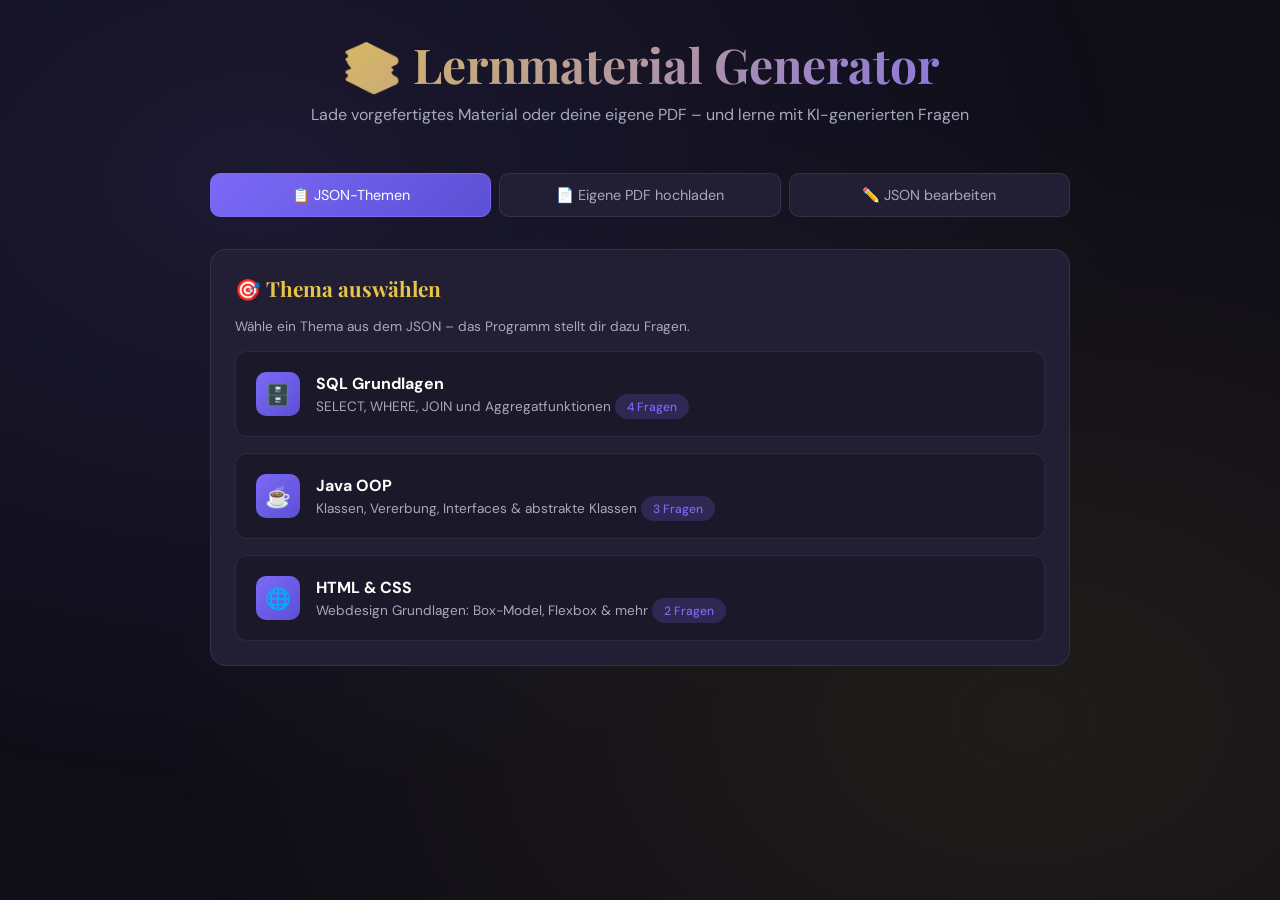
<file: lernkarten.neu/index.html>
<!DOCTYPE html>
<html lang="de">
<head>
<meta charset="UTF-8">
<meta name="viewport" content="width=device-width, initial-scale=1.0">
<title>Lernmaterial Generator</title>
<style>
  /* ── Schriftarten von Google Fonts ── */
  @import url('https://fonts.googleapis.com/css2?family=Playfair+Display:wght@700&family=DM+Sans:wght@300;400;500&display=swap');

  /* ── CSS-Variablen: Farben zentral definiert ── */
  :root {
    --bg: #0f0e17;
    --surface: #1a1829;
    --card: #221f35;
    --accent: #e8c547;
    --accent2: #7c6af7;
    --text: #fffffe;
    --muted: #a7a9be;
    --border: rgba(255,255,255,0.08);
    --success: #4caf81;
    --danger: #e06c75;
  }

  * { box-sizing: border-box; margin: 0; padding: 0; }

  body {
    font-family: 'DM Sans', sans-serif;
    background: var(--bg);
    color: var(--text);
    min-height: 100vh;
    padding: 2rem 1rem;
  }

  /* ── Hintergrund-Deko ── */
  body::before {
    content: '';
    position: fixed; inset: 0;
    background: radial-gradient(ellipse at 20% 20%, rgba(124,106,247,0.12) 0%, transparent 60%),
                radial-gradient(ellipse at 80% 80%, rgba(232,197,71,0.08) 0%, transparent 60%);
    pointer-events: none; z-index: 0;
  }

  .container { max-width: 860px; margin: 0 auto; position: relative; z-index: 1; }

  /* ── Header ── */
  header { text-align: center; margin-bottom: 3rem; }
  header h1 {
    font-family: 'Playfair Display', serif;
    font-size: clamp(2rem, 5vw, 3rem);
    background: linear-gradient(135deg, var(--accent), var(--accent2));
    -webkit-background-clip: text; -webkit-text-fill-color: transparent;
    margin-bottom: 0.5rem;
  }
  header p { color: var(--muted); font-size: 1rem; }

  /* ── Tabs ── */
  .tabs { display: flex; gap: 0.5rem; margin-bottom: 2rem; }
  .tab-btn {
    flex: 1; padding: 0.75rem 1rem;
    background: var(--card); border: 1px solid var(--border);
    color: var(--muted); border-radius: 10px; cursor: pointer;
    font-family: 'DM Sans', sans-serif; font-size: 0.9rem;
    transition: all 0.2s;
  }
  .tab-btn.active {
    background: linear-gradient(135deg, var(--accent2), #5b4fd4);
    border-color: var(--accent2); color: #fff;
  }
  .tab-btn:hover:not(.active) { border-color: var(--accent2); color: var(--text); }

  /* ── Tab-Inhalte ── */
  .tab-content { display: none; }
  .tab-content.active { display: block; }

  /* ── Karten ── */
  .card {
    background: var(--card); border: 1px solid var(--border);
    border-radius: 16px; padding: 1.5rem; margin-bottom: 1.5rem;
  }
  .card h2 {
    font-family: 'Playfair Display', serif;
    font-size: 1.3rem; color: var(--accent); margin-bottom: 1rem;
  }

  /* ── JSON-Editor ── */
  textarea {
    width: 100%; min-height: 200px;
    background: var(--surface); border: 1px solid var(--border);
    color: var(--text); border-radius: 10px; padding: 1rem;
    font-family: 'Courier New', monospace; font-size: 0.85rem;
    resize: vertical; outline: none; line-height: 1.6;
    transition: border-color 0.2s;
  }
  textarea:focus { border-color: var(--accent2); }

  /* ── Buttons ── */
  .btn {
    display: inline-flex; align-items: center; gap: 0.5rem;
    padding: 0.75rem 1.5rem; border-radius: 10px; border: none;
    font-family: 'DM Sans', sans-serif; font-size: 0.95rem;
    font-weight: 500; cursor: pointer; transition: all 0.2s;
  }
  .btn-primary {
    background: linear-gradient(135deg, var(--accent2), #5b4fd4); color: #fff;
  }
  .btn-primary:hover { opacity: 0.85; transform: translateY(-1px); }
  .btn-accent {
    background: linear-gradient(135deg, var(--accent), #d4a017); color: #1a1510;
  }
  .btn-accent:hover { opacity: 0.85; transform: translateY(-1px); }
  .btn:disabled { opacity: 0.4; cursor: not-allowed; transform: none; }

  /* ── Upload-Bereich ── */
  .upload-zone {
    border: 2px dashed var(--accent2); border-radius: 12px;
    padding: 2.5rem; text-align: center; cursor: pointer;
    transition: all 0.2s; position: relative; overflow: hidden;
  }
  .upload-zone:hover, .upload-zone.dragover {
    background: rgba(124,106,247,0.08); border-color: var(--accent);
  }
  .upload-zone input[type=file] {
    position: absolute; inset: 0; opacity: 0; cursor: pointer;
    width: 100%; height: 100%;
  }
  .upload-icon { font-size: 2.5rem; margin-bottom: 0.75rem; }
  .upload-zone p { color: var(--muted); font-size: 0.9rem; }
  .upload-zone strong { color: var(--accent2); }

  /* ── Themen-Karten (aus JSON) ── */
  .topics-grid { display: grid; gap: 1rem; }
  .topic-item {
    background: var(--surface); border: 1px solid var(--border);
    border-radius: 12px; padding: 1.25rem; cursor: pointer;
    transition: all 0.2s; display: flex; align-items: center; gap: 1rem;
  }
  .topic-item:hover { border-color: var(--accent2); transform: translateX(4px); }
  .topic-item.selected { border-color: var(--accent); background: rgba(232,197,71,0.08); }
  .topic-icon {
    width: 44px; height: 44px; border-radius: 10px;
    background: linear-gradient(135deg, var(--accent2), #5b4fd4);
    display: flex; align-items: center; justify-content: center;
    font-size: 1.3rem; flex-shrink: 0;
  }
  .topic-info h3 { font-size: 1rem; margin-bottom: 0.2rem; }
  .topic-info p { color: var(--muted); font-size: 0.85rem; }

  /* ── Fragen-Bereich ── */
  .question-block {
    background: var(--surface); border: 1px solid var(--border);
    border-radius: 12px; padding: 1.5rem; margin-bottom: 1rem;
    animation: fadeIn 0.3s ease;
  }
  @keyframes fadeIn { from { opacity:0; transform: translateY(8px); } to { opacity:1; transform:none; } }

  .question-number {
    font-size: 0.75rem; font-weight: 500; color: var(--accent2);
    text-transform: uppercase; letter-spacing: 0.1em; margin-bottom: 0.5rem;
  }
  .question-text { font-size: 1rem; margin-bottom: 1rem; line-height: 1.6; }

  /* ── Antwortoptionen ── */
  .options { display: grid; gap: 0.5rem; }
  .option-btn {
    text-align: left; padding: 0.75rem 1rem;
    background: var(--bg); border: 1px solid var(--border);
    color: var(--text); border-radius: 8px; cursor: pointer;
    font-family: 'DM Sans', sans-serif; font-size: 0.9rem;
    transition: all 0.15s;
  }
  .option-btn:hover { border-color: var(--accent2); background: rgba(124,106,247,0.1); }
  .option-btn.correct { border-color: var(--success); background: rgba(76,175,129,0.15); color: var(--success); }
  .option-btn.wrong { border-color: var(--danger); background: rgba(224,108,117,0.15); color: var(--danger); }
  .option-btn:disabled { cursor: default; }

  /* ── Erklärung nach Antwort ── */
  .explanation {
    margin-top: 1rem; padding: 0.75rem 1rem;
    background: rgba(232,197,71,0.08); border-left: 3px solid var(--accent);
    border-radius: 0 8px 8px 0; color: var(--muted); font-size: 0.9rem;
    display: none;
  }
  .explanation.show { display: block; }

  /* ── Ladeanimation ── */
  .loader {
    display: flex; align-items: center; gap: 1rem;
    padding: 1.5rem; color: var(--muted);
  }
  .spinner {
    width: 28px; height: 28px; border-radius: 50%;
    border: 3px solid var(--border); border-top-color: var(--accent2);
    animation: spin 0.8s linear infinite;
  }
  @keyframes spin { to { transform: rotate(360deg); } }

  /* ── Score-Anzeige ── */
  .score-banner {
    text-align: center; padding: 2rem;
    background: linear-gradient(135deg, rgba(124,106,247,0.2), rgba(232,197,71,0.1));
    border: 1px solid var(--accent2); border-radius: 16px; margin-top: 1.5rem;
  }
  .score-banner h2 { font-family: 'Playfair Display', serif; font-size: 2rem; color: var(--accent); }
  .score-banner p { color: var(--muted); margin-top: 0.5rem; }

  /* ── Hilfstexte / Fehler ── */
  .hint { color: var(--muted); font-size: 0.85rem; margin-top: 0.5rem; }
  .error { color: var(--danger); font-size: 0.9rem; margin-top: 0.5rem; padding: 0.75rem; background: rgba(224,108,117,0.1); border-radius: 8px; }

  /* ── Progress Bar ── */
  .progress-bar {
    height: 4px; background: var(--border); border-radius: 2px; margin-bottom: 1.5rem;
  }
  .progress-fill {
    height: 100%; background: linear-gradient(90deg, var(--accent2), var(--accent));
    border-radius: 2px; transition: width 0.4s ease;
  }

  .row { display: flex; gap: 0.75rem; flex-wrap: wrap; align-items: center; }
  .badge {
    padding: 0.3rem 0.75rem; border-radius: 20px; font-size: 0.75rem; font-weight: 500;
    background: rgba(124,106,247,0.2); color: var(--accent2);
  }

  #pdf-status { margin-top: 1rem; }
  #quiz-section { margin-top: 1.5rem; }
</style>
</head>
<body>
<div class="container">

  <!-- ═══════════════════════════════════
       HEADER
  ═══════════════════════════════════ -->
  <header>
    <h1>📚 Lernmaterial Generator</h1>
    <p>Lade vorgefertigtes Material oder deine eigene PDF – und lerne mit KI-generierten Fragen</p>
  </header>

  <!-- ═══════════════════════════════════
       TABS: JSON-Themen | PDF Upload
  ═══════════════════════════════════ -->
  <div class="tabs">
    <button class="tab-btn active" onclick="switchTab('json')">📋 JSON-Themen</button>
    <button class="tab-btn" onclick="switchTab('pdf')">📄 Eigene PDF hochladen</button>
    <button class="tab-btn" onclick="switchTab('editor')">✏️ JSON bearbeiten</button>
  </div>

  <!-- ══════════════════════════════════════════
       TAB 1: Vorgefertigte JSON-Themen
  ══════════════════════════════════════════ -->
  <div id="tab-json" class="tab-content active">
    <div class="card">
      <h2>🎯 Thema auswählen</h2>
      <p class="hint" style="margin-bottom:1rem;">Wähle ein Thema aus dem JSON – das Programm stellt dir dazu Fragen.</p>
      <div class="topics-grid" id="topics-list">
        <!-- Wird per JavaScript befüllt -->
      </div>
    </div>

    <div id="json-quiz-section"></div>
  </div>

  <!-- ══════════════════════════════════════════
       TAB 2: PDF hochladen → KI generiert Fragen
  ══════════════════════════════════════════ -->
  <div id="tab-pdf" class="tab-content">
    <div class="card">
      <h2>📄 PDF hochladen</h2>
      <p class="hint" style="margin-bottom:1rem;">
        Lade eine beliebige PDF hoch (z.B. Mitschrift, Skriptum). Die KI liest den Inhalt
        und erstellt automatisch Lernfragen daraus.
      </p>

      <div class="upload-zone" id="upload-zone">
        <input type="file" id="pdf-input" accept=".pdf" onchange="handlePdfUpload(event)">
        <div class="upload-icon">📂</div>
        <p><strong>PDF hier ablegen</strong> oder klicken zum Auswählen</p>
        <p style="margin-top:0.3rem; font-size:0.8rem;">Nur .pdf Dateien • Max. ~10 Seiten empfohlen</p>
      </div>

      <div id="pdf-status"></div>
    </div>

    <div id="pdf-quiz-section"></div>
  </div>

  <!-- ══════════════════════════════════════════
       TAB 3: JSON selbst bearbeiten
  ══════════════════════════════════════════ -->
  <div id="tab-editor" class="tab-content">
    <div class="card">
      <h2>✏️ JSON-Lernmaterial bearbeiten</h2>
      <p class="hint" style="margin-bottom:1rem;">
        Hier kannst du das Lernmaterial direkt anpassen. Das Format:<br>
        <code style="color:var(--accent2)">topics</code> = Liste von Themen,
        jedes mit <code style="color:var(--accent2)">title</code>,
        <code style="color:var(--accent2)">icon</code>,
        <code style="color:var(--accent2)">description</code> und
        <code style="color:var(--accent2)">questions</code>.
      </p>
      <textarea id="json-editor" spellcheck="false"></textarea>
      <div style="margin-top:1rem;" class="row">
        <button class="btn btn-primary" onclick="applyJsonEdit()">✅ Änderungen übernehmen</button>
        <button class="btn btn-accent" onclick="resetJson()">🔄 Zurücksetzen</button>
        <span id="json-status" class="hint"></span>
      </div>
    </div>

    <!-- ══ JSON-Struktur Erklärung ══ -->
    <div class="card">
      <h2>📖 JSON-Struktur erklärt</h2>
      <pre style="background:var(--surface);padding:1rem;border-radius:8px;font-size:0.82rem;color:var(--muted);overflow-x:auto;line-height:1.7">{
  "topics": [
    {
      "title": "🔥 Name des Themas",        // Anzeigename
      "icon": "💡",                          // Emoji-Icon
      "description": "Kurze Beschreibung",  // Kleiner Infotext
      "questions": [
        {
          "question": "Frage?",             // Die Frage
          "options": ["A", "B", "C", "D"],  // 4 Antwortmöglichkeiten
          "correct": 0,                     // Index der richtigen Antwort (0=A)
          "explanation": "Warum A richtig"  // Erklärung nach der Antwort
        }
      ]
    }
  ]
}</pre>
    </div>
  </div>

</div><!-- /container -->

<script>
// ════════════════════════════════════════════════════════════
//  STANDARD-LERNMATERIAL (JSON)
//  Du kannst dieses Objekt beliebig erweitern!
// ════════════════════════════════════════════════════════════
const DEFAULT_DATA = {
  "topics": [
    {
      "title": "SQL Grundlagen",
      "icon": "🗄️",
      "description": "SELECT, WHERE, JOIN und Aggregatfunktionen",
      "questions": [
        {
          "question": "Was macht die SQL-Klausel GROUP BY?",
          "options": [
            "Sortiert die Ergebnisse alphabetisch",
            "Fasst Zeilen mit gleichem Wert einer Spalte zusammen",
            "Verknüpft zwei Tabellen miteinander",
            "Löscht doppelte Zeilen"
          ],
          "correct": 1,
          "explanation": "GROUP BY gruppiert Zeilen mit dem gleichen Wert in einer oder mehreren Spalten, damit Aggregatfunktionen wie COUNT() oder SUM() auf die Gruppen angewendet werden können."
        },
        {
          "question": "Welche Aggregatfunktion gibt die Anzahl der Zeilen zurück?",
          "options": ["SUM()", "AVG()", "COUNT()", "MAX()"],
          "correct": 2,
          "explanation": "COUNT() zählt die Anzahl der Zeilen. COUNT(*) zählt alle Zeilen, COUNT(spalte) ignoriert NULL-Werte."
        },
        {
          "question": "Was ist der Unterschied zwischen WHERE und HAVING?",
          "options": [
            "Kein Unterschied, beide machen dasselbe",
            "WHERE filtert vor GROUP BY, HAVING filtert danach",
            "HAVING filtert vor GROUP BY, WHERE danach",
            "WHERE gilt nur für Strings, HAVING für Zahlen"
          ],
          "correct": 1,
          "explanation": "WHERE filtert einzelne Zeilen BEVOR sie gruppiert werden. HAVING filtert bereits gruppierte Ergebnisse – deshalb kann man in HAVING Aggregatfunktionen verwenden."
        },
        {
          "question": "Welcher JOIN gibt nur Zeilen zurück, die in BEIDEN Tabellen einen Treffer haben?",
          "options": ["LEFT JOIN", "RIGHT JOIN", "FULL OUTER JOIN", "INNER JOIN"],
          "correct": 3,
          "explanation": "INNER JOIN gibt nur die Schnittmenge zurück – Zeilen, für die es in beiden Tabellen einen passenden Eintrag gibt."
        }
      ]
    },
    {
      "title": "Java OOP",
      "icon": "☕",
      "description": "Klassen, Vererbung, Interfaces & abstrakte Klassen",
      "questions": [
        {
          "question": "Was ist der Unterschied zwischen einer abstrakten Klasse und einem Interface?",
          "options": [
            "Kein Unterschied, beides ist gleich",
            "Abstrakte Klassen können Konstruktoren und Felder haben, Interfaces (vor Java 8) nur abstrakte Methoden",
            "Interfaces können nie implementiert werden",
            "Abstrakte Klassen werden mit 'interface' deklariert"
          ],
          "correct": 1,
          "explanation": "Abstrakte Klassen können Felder, Konstruktoren und implementierte Methoden enthalten. Interfaces definieren einen Vertrag (Methoden ohne Körper). Eine Klasse kann mehrere Interfaces implementieren, aber nur eine Klasse erben."
        },
        {
          "question": "Was passiert, wenn man versucht, ein Objekt einer abstrakten Klasse direkt zu erstellen?",
          "options": [
            "Es funktioniert normal",
            "Es wird eine Warnung ausgegeben",
            "Der Compiler gibt einen Fehler aus",
            "Das Objekt wird als null erstellt"
          ],
          "correct": 2,
          "explanation": "Abstrakte Klassen können nicht direkt instanziiert werden. Man muss eine Unterklasse erstellen, die alle abstrakten Methoden implementiert."
        },
        {
          "question": "Was bedeutet das Schlüsselwort 'super' in Java?",
          "options": [
            "Bezieht sich auf die aktuelle Klasse",
            "Ruft eine statische Methode auf",
            "Bezieht sich auf die Elternklasse (Superklasse)",
            "Markiert eine finale Methode"
          ],
          "correct": 2,
          "explanation": "'super' verweist auf die direkte Elternklasse. super() ruft den Eltern-Konstruktor auf, super.methode() ruft eine überschriebene Methode der Elternklasse auf."
        }
      ]
    },
    {
      "title": "HTML & CSS",
      "icon": "🌐",
      "description": "Webdesign Grundlagen: Box-Model, Flexbox & mehr",
      "questions": [
        {
          "question": "Was beschreibt das CSS Box-Model?",
          "options": [
            "Ein 3D-Modell für Webseiten",
            "Content, Padding, Border und Margin um jedes Element",
            "Die Art, wie Farben im Browser angezeigt werden",
            "Die Reihenfolge von HTML-Tags"
          ],
          "correct": 1,
          "explanation": "Das Box-Model beschreibt den Aufbau um jedes HTML-Element: Content (Inhalt) → Padding (Innenabstand) → Border (Rahmen) → Margin (Außenabstand)."
        },
        {
          "question": "Welche Flexbox-Eigenschaft richtet Elemente entlang der Hauptachse aus?",
          "options": ["align-items", "justify-content", "flex-wrap", "align-self"],
          "correct": 1,
          "explanation": "justify-content steuert die Ausrichtung entlang der Hauptachse (horizontal bei flex-direction: row). align-items steuert die Querachse."
        }
      ]
    }
  ]
};

// ════════════════════════════════════════════════════════════
//  GLOBALE VARIABLEN
// ════════════════════════════════════════════════════════════
let currentData = JSON.parse(JSON.stringify(DEFAULT_DATA)); // Deep Copy
let currentAnswers = {};   // Speichert gewählte Antworten

// ════════════════════════════════════════════════════════════
//  INITIALISIERUNG: Beim Laden der Seite
// ════════════════════════════════════════════════════════════
window.addEventListener('DOMContentLoaded', () => {
  renderTopics();
  document.getElementById('json-editor').value = JSON.stringify(currentData, null, 2);
  setupDragDrop();
});

// ════════════════════════════════════════════════════════════
//  TAB WECHSELN
// ════════════════════════════════════════════════════════════
function switchTab(name) {
  document.querySelectorAll('.tab-btn').forEach((b, i) => {
    b.classList.toggle('active', ['json','pdf','editor'][i] === name);
  });
  document.querySelectorAll('.tab-content').forEach(c => c.classList.remove('active'));
  document.getElementById('tab-' + name).classList.add('active');
}

// ════════════════════════════════════════════════════════════
//  THEMEN-LISTE RENDERN (aus currentData.topics)
// ════════════════════════════════════════════════════════════
function renderTopics() {
  const list = document.getElementById('topics-list');
  list.innerHTML = '';

  currentData.topics.forEach((topic, idx) => {
    const div = document.createElement('div');
    div.className = 'topic-item';
    div.innerHTML = `
      <div class="topic-icon">${topic.icon || '📌'}</div>
      <div class="topic-info">
        <h3>${topic.title}</h3>
        <p>${topic.description || ''} <span class="badge">${topic.questions.length} Fragen</span></p>
      </div>
    `;
    div.onclick = () => startJsonQuiz(idx);
    list.appendChild(div);
  });
}

// ════════════════════════════════════════════════════════════
//  JSON-QUIZ STARTEN
// ════════════════════════════════════════════════════════════
function startJsonQuiz(topicIdx) {
  // Selektiertes Thema hervorheben
  document.querySelectorAll('.topic-item').forEach((el, i) => {
    el.classList.toggle('selected', i === topicIdx);
  });

  const topic = currentData.topics[topicIdx];
  currentAnswers = {};
  renderQuiz(topic.questions, 'json-quiz-section');
}

// ════════════════════════════════════════════════════════════
//  QUIZ RENDERN (sowohl für JSON als auch PDF)
//  questions = Array von { question, options, correct, explanation }
//  containerId = ID des Ziel-Elements
// ════════════════════════════════════════════════════════════
function renderQuiz(questions, containerId) {
  const container = document.getElementById(containerId);
  let html = `
    <div class="progress-bar"><div class="progress-fill" id="progress-${containerId}" style="width:0%"></div></div>
  `;

  questions.forEach((q, qi) => {
    html += `
      <div class="question-block" id="qblock-${containerId}-${qi}">
        <div class="question-number">Frage ${qi + 1} von ${questions.length}</div>
        <div class="question-text">${q.question}</div>
        <div class="options">
          ${q.options.map((opt, oi) => `
            <button class="option-btn"
              onclick="checkAnswer('${containerId}', ${qi}, ${oi}, ${q.correct}, ${questions.length})"
              id="opt-${containerId}-${qi}-${oi}">
              <span style="color:var(--accent2);font-weight:600;margin-right:0.5rem;">${['A','B','C','D'][oi]}.</span>
              ${opt}
            </button>
          `).join('')}
        </div>
        <div class="explanation" id="exp-${containerId}-${qi}">
          💡 <strong>Erklärung:</strong> ${q.explanation || ''}
        </div>
      </div>
    `;
  });

  html += `<div id="score-${containerId}"></div>`;
  container.innerHTML = html;

  // Sanftes Scrollen zum Quiz
  container.scrollIntoView({ behavior: 'smooth', block: 'start' });
}

// ════════════════════════════════════════════════════════════
//  ANTWORT PRÜFEN
// ════════════════════════════════════════════════════════════
function checkAnswer(containerId, qi, chosen, correct, total) {
  // Verhindert doppeltes Antworten
  if (currentAnswers[`${containerId}-${qi}`] !== undefined) return;
  currentAnswers[`${containerId}-${qi}`] = chosen;

  // Alle Buttons in dieser Frage deaktivieren
  for (let i = 0; i < 4; i++) {
    const btn = document.getElementById(`opt-${containerId}-${qi}-${i}`);
    if (!btn) continue;
    btn.disabled = true;
    if (i === correct) btn.classList.add('correct');
    else if (i === chosen && chosen !== correct) btn.classList.add('wrong');
  }

  // Erklärung einblenden
  document.getElementById(`exp-${containerId}-${qi}`)?.classList.add('show');

  // Fortschrittsbalken aktualisieren
  const answered = Object.keys(currentAnswers).filter(k => k.startsWith(containerId)).length;
  const pct = (answered / total) * 100;
  const bar = document.getElementById(`progress-${containerId}`);
  if (bar) bar.style.width = pct + '%';

  // Wenn alle beantwortet → Score anzeigen
  if (answered === total) showScore(containerId, total);
}

// ════════════════════════════════════════════════════════════
//  ERGEBNIS ANZEIGEN
// ════════════════════════════════════════════════════════════
function showScore(containerId, total) {
  // Richtige Antworten zählen
  // Wir brauchen die Fragen-Daten → wir lesen die "correct"-Buttons
  let correct = 0;
  for (let qi = 0; qi < total; qi++) {
    // Finde den Button der als 'correct' markiert wurde und ob er auch 'selected' war
    for (let oi = 0; oi < 4; oi++) {
      const btn = document.getElementById(`opt-${containerId}-${qi}-${oi}`);
      if (btn && btn.classList.contains('correct') && currentAnswers[`${containerId}-${qi}`] === oi) {
        correct++;
      }
    }
  }

  const pct = Math.round((correct / total) * 100);
  const emoji = pct >= 80 ? '🏆' : pct >= 60 ? '👍' : '📚';
  const msg = pct >= 80 ? 'Ausgezeichnet!' : pct >= 60 ? 'Gut gemacht!' : 'Weitermachen – du schaffst das!';

  document.getElementById(`score-${containerId}`).innerHTML = `
    <div class="score-banner">
      <div style="font-size:3rem;">${emoji}</div>
      <h2>${correct} / ${total} richtig (${pct}%)</h2>
      <p>${msg}</p>
      <button class="btn btn-primary" style="margin-top:1rem;" onclick="resetQuiz('${containerId}')">
        🔄 Nochmal versuchen
      </button>
    </div>
  `;
}

// ════════════════════════════════════════════════════════════
//  QUIZ ZURÜCKSETZEN
// ════════════════════════════════════════════════════════════
function resetQuiz(containerId) {
  Object.keys(currentAnswers).forEach(k => { if (k.startsWith(containerId)) delete currentAnswers[k]; });
  document.getElementById(containerId).innerHTML = '';
  if (containerId === 'json-quiz-section') {
    document.querySelectorAll('.topic-item').forEach(el => el.classList.remove('selected'));
  }
}

// ════════════════════════════════════════════════════════════
//  PDF HOCHLADEN & CLAUDE API AUFRUFEN
// ════════════════════════════════════════════════════════════
async function handlePdfUpload(event) {
  const file = event.target.files[0];
  if (!file || file.type !== 'application/pdf') {
    showPdfStatus('error', '❌ Bitte eine gültige PDF-Datei auswählen.');
    return;
  }

  showPdfStatus('loading', `⏳ Lese "${file.name}" und generiere Fragen mit KI...`);

  try {
    // ── Schritt 1: PDF als Base64 lesen ──
    // FileReader liest die Datei lokal im Browser – keine Upload nötig!
    const base64Data = await readFileAsBase64(file);

    // ── Schritt 2: Anthropic API aufrufen ──
    // Wir schicken die PDF direkt an Claude und bitten um Fragen
    const response = await fetch("https://api.anthropic.com/v1/messages", {
      method: "POST",
      headers: { "Content-Type": "application/json" },
      body: JSON.stringify({
        model: "claude-sonnet-4-20250514",
        max_tokens: 2000,
        messages: [{
          role: "user",
          content: [
            {
              // PDF als Dokument übergeben
              type: "document",
              source: {
                type: "base64",
                media_type: "application/pdf",
                data: base64Data
              }
            },
            {
              type: "text",
              // Prompt: KI soll JSON mit Fragen zurückgeben
              text: `Lies dieses Dokument und erstelle daraus 5-8 Lernfragen auf Deutsch.
Antworte NUR mit einem JSON-Objekt in diesem Format (kein Markdown, keine Erklärung davor):
{
  "topic": "Name des Themas aus dem Dokument",
  "questions": [
    {
      "question": "Frage auf Deutsch?",
      "options": ["Option A", "Option B", "Option C", "Option D"],
      "correct": 0,
      "explanation": "Kurze Erklärung warum diese Antwort richtig ist"
    }
  ]
}
Wichtig: 'correct' ist der Index (0-3) der richtigen Antwort in options.`
            }
          ]
        }]
      })
    });

    if (!response.ok) throw new Error(`API-Fehler: ${response.status}`);

    const data = await response.json();
    const rawText = data.content.map(c => c.text || '').join('');

    // ── Schritt 3: JSON aus der Antwort parsen ──
    // Backticks entfernen falls vorhanden
    const cleanText = rawText.replace(/```json|```/g, '').trim();
    const parsed = JSON.parse(cleanText);

    showPdfStatus('success', `✅ ${parsed.questions.length} Fragen zu "${parsed.topic}" generiert!`);
    renderQuiz(parsed.questions, 'pdf-quiz-section');

  } catch (err) {
    console.error(err);
    showPdfStatus('error', `❌ Fehler: ${err.message} – Bitte überprüfe deine Internetverbindung.`);
  }
}

// ── Hilfsfunktion: Datei als Base64 lesen ──
function readFileAsBase64(file) {
  return new Promise((resolve, reject) => {
    const reader = new FileReader();
    reader.onload = () => resolve(reader.result.split(',')[1]); // Nur der Base64-Teil
    reader.onerror = () => reject(new Error('Datei konnte nicht gelesen werden'));
    reader.readAsDataURL(file);
  });
}

// ── Status-Nachricht im PDF-Bereich anzeigen ──
function showPdfStatus(type, message) {
  const el = document.getElementById('pdf-status');
  if (type === 'loading') {
    el.innerHTML = `<div class="loader"><div class="spinner"></div><span>${message}</span></div>`;
  } else if (type === 'success') {
    el.innerHTML = `<p style="color:var(--success);margin-top:0.75rem;">${message}</p>`;
  } else {
    el.innerHTML = `<div class="error">${message}</div>`;
  }
}

// ════════════════════════════════════════════════════════════
//  DRAG & DROP für Upload-Zone
// ════════════════════════════════════════════════════════════
function setupDragDrop() {
  const zone = document.getElementById('upload-zone');
  zone.addEventListener('dragover', e => { e.preventDefault(); zone.classList.add('dragover'); });
  zone.addEventListener('dragleave', () => zone.classList.remove('dragover'));
  zone.addEventListener('drop', e => {
    e.preventDefault();
    zone.classList.remove('dragover');
    const file = e.dataTransfer.files[0];
    if (file) {
      document.getElementById('pdf-input').files = e.dataTransfer.files;
      handlePdfUpload({ target: { files: [file] } });
    }
  });
}

// ════════════════════════════════════════════════════════════
//  JSON EDITOR: Änderungen übernehmen
// ════════════════════════════════════════════════════════════
function applyJsonEdit() {
  const statusEl = document.getElementById('json-status');
  try {
    const parsed = JSON.parse(document.getElementById('json-editor').value);
    if (!parsed.topics || !Array.isArray(parsed.topics)) {
      throw new Error('"topics" Array fehlt!');
    }
    currentData = parsed;
    renderTopics();
    // Quiz zurücksetzen
    document.getElementById('json-quiz-section').innerHTML = '';
    statusEl.style.color = 'var(--success)';
    statusEl.textContent = '✅ Übernommen! Wechsle zu "JSON-Themen".';
  } catch (e) {
    statusEl.style.color = 'var(--danger)';
    statusEl.textContent = '❌ JSON-Fehler: ' + e.message;
  }
}

function resetJson() {
  currentData = JSON.parse(JSON.stringify(DEFAULT_DATA));
  document.getElementById('json-editor').value = JSON.stringify(currentData, null, 2);
  document.getElementById('json-status').textContent = '🔄 Zurückgesetzt.';
  renderTopics();
}
</script>
</body>
</html>
</file>
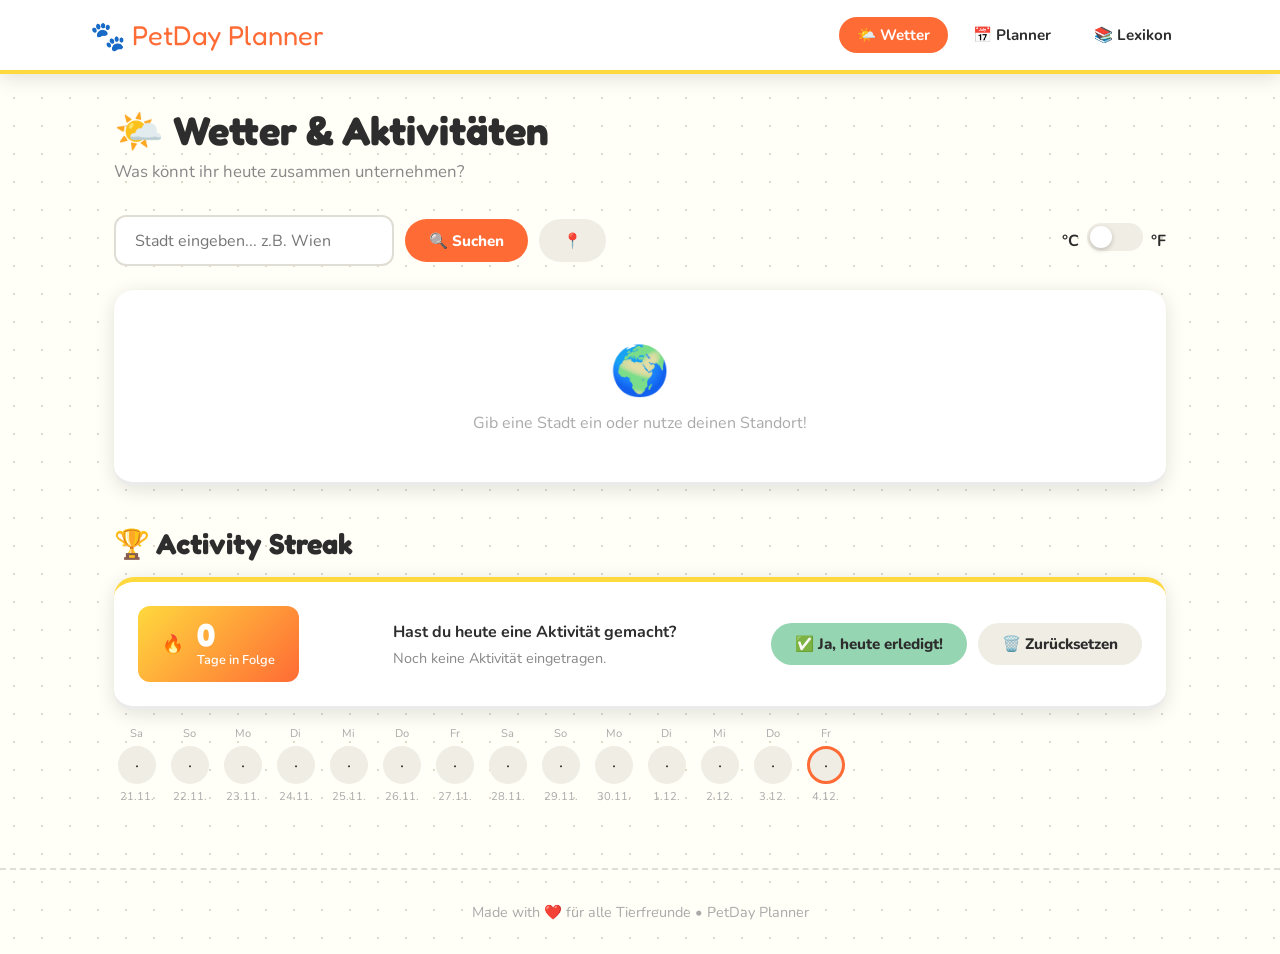
<file: petday-planner/index.html>
<!DOCTYPE html>
<html lang="de">
<head>
  <meta charset="UTF-8" />
  <meta name="viewport" content="width=device-width, initial-scale=1.0" />
  <title>PetDay Planner – Wetter & Aktivitäten</title>
  <link rel="stylesheet" href="style.css" />
  <!-- Leaflet CSS für die Karte (wird auf dieser Seite für den Streak genutzt) -->
</head>
<body>

  <!-- ═══════════════════════════════════
       NAVIGATION (gleich auf allen Seiten)
       ═══════════════════════════════════ -->
  <nav>
    <div class="nav-inner">
      <!-- Logo -->
      <a href="index.html" class="nav-logo">
        <span>🐾</span> PetDay Planner
      </a>

      <!-- Navigations-Links -->
      <ul class="nav-links">
        <li><a href="index.html" class="aktiv">🌤️ Wetter</a></li>
        <li><a href="planner.html">📅 Planner</a></li>
        <li><a href="encyclopedia.html">📚 Lexikon</a></li>
      </ul>
    </div>
  </nav>

  <!-- ═══════════════════════════════════
       HAUPT-INHALT
       ═══════════════════════════════════ -->
  <main>

    <!-- Titel -->
    <h1 class="seiten-titel">🌤️ Wetter & Aktivitäten</h1>
    <p class="seiten-untertitel">Was könnt ihr heute zusammen unternehmen?</p>

    <!-- ── Obere Leiste: Standort + Einheit-Toggle ── -->
    <div style="display: flex; align-items: center; justify-content: space-between; flex-wrap: wrap; gap: 1rem; margin-bottom: 1.5rem;">

      <!-- Standort-Eingabe -->
      <div style="display: flex; gap: 0.7rem; align-items: center; flex: 1; min-width: 250px;">
        <input type="text" id="stadt-eingabe" placeholder="Stadt eingeben... z.B. Wien" style="max-width: 280px;" />
        <button class="btn btn-orange" onclick="wetterLaden()">🔍 Suchen</button>
        <button class="btn btn-grau" onclick="standortErmitteln()" title="Meinen Standort verwenden">📍</button>
      </div>

      <!-- °C / °F Toggle -->
      <div class="toggle-container">
        <span>°C</span>
        <label class="toggle">
          <input type="checkbox" id="einheit-toggle" onchange="einheitWechseln()" />
          <span class="toggle-slider"></span>
        </label>
        <span>°F</span>
      </div>
    </div>

    <!-- ── Wetter-Karte (wird per JS befüllt) ── -->
    <div id="wetter-bereich">
      <!-- Platzhalter solange noch nichts geladen ist -->
      <div class="leer-zustand karte">
        <span class="emoji">🌍</span>
        <p>Gib eine Stadt ein oder nutze deinen Standort!</p>
      </div>
    </div>

    <!-- ── Aktivitäten-Bereich ── -->
    <div id="aktivitaeten-bereich" style="display: none; margin-top: 2rem;">
      <h2 style="font-family: 'Fredoka One', cursive; font-size: 1.8rem; margin-bottom: 1rem;">
        <span id="aktivitaet-emoji">🎾</span> Aktivitäten für heute
      </h2>
      <p style="color: #888; margin-bottom: 1.2rem;" id="aktivitaet-hinweis"></p>

      <!-- Grid mit Aktivitäts-Karten -->
      <div class="grid-3" id="aktivitaeten-liste">
        <!-- Wird per JS befüllt -->
      </div>
    </div>

    <!-- ── Activity Streak ── -->
    <div style="margin-top: 2.5rem;">
      <h2 style="font-family: 'Fredoka One', cursive; font-size: 1.8rem; margin-bottom: 1rem;">
        🏆 Activity Streak
      </h2>

      <div class="karte karte-gelb" style="display: flex; align-items: center; justify-content: space-between; flex-wrap: wrap; gap: 1rem;">
        <div class="streak-box">
          <span>🔥</span>
          <div>
            <div class="streak-zahl" id="streak-zahl">0</div>
            <div style="font-size: 0.8rem; font-weight: 600;">Tage in Folge</div>
          </div>
        </div>

        <div>
          <p style="font-weight: 700; margin-bottom: 0.3rem;">Hast du heute eine Aktivität gemacht?</p>
          <p style="color: #888; font-size: 0.9rem;" id="letzter-tag-text">Noch keine Aktivität eingetragen.</p>
        </div>

        <div style="display: flex; gap: 0.7rem; flex-wrap: wrap;">
          <button class="btn btn-gruen" onclick="aktivitaetEintragen()">✅ Ja, heute erledigt!</button>
          <button class="btn btn-grau" onclick="streakZuruecksetzen()">🗑️ Zurücksetzen</button>
        </div>
      </div>

      <!-- Streak-Kalender (letzte 7 Tage) -->
      <div style="margin-top: 1rem; display: flex; gap: 0.5rem; flex-wrap: wrap;" id="streak-kalender">
        <!-- Wird per JS befüllt -->
      </div>
    </div>

  </main>

  <!-- ── Footer ── -->
  <footer>
    Made with <span>❤️</span> für alle Tierfreunde • PetDay Planner
  </footer>

  <!-- JavaScript einbinden -->
  <script src="weather.js"></script>
  <script src="streak.js"></script>

</body>
</html>
</file>
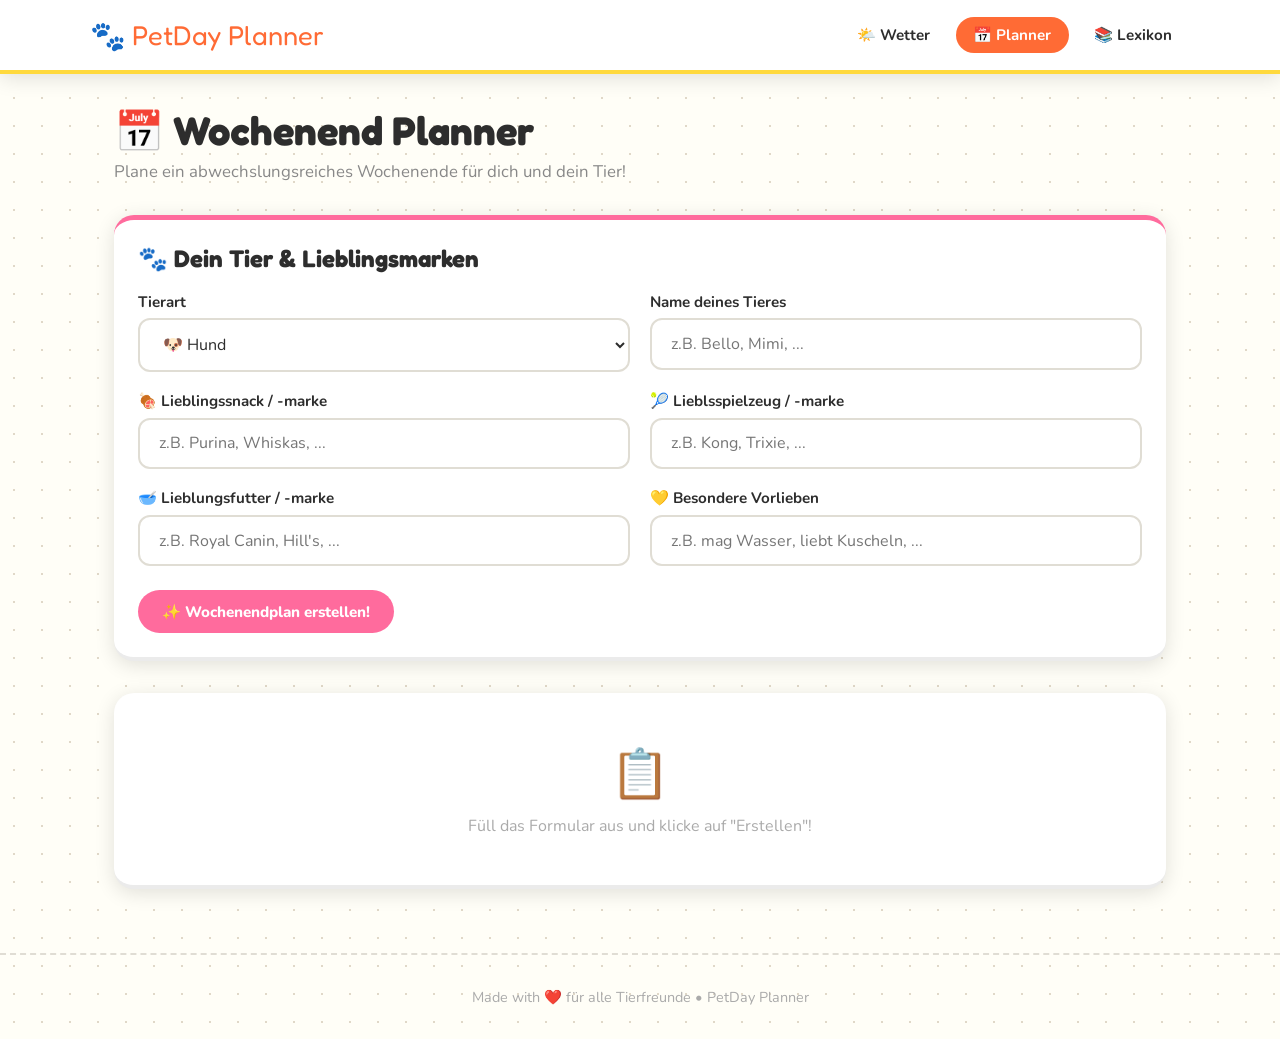
<file: petday-planner/planner.html>
<!DOCTYPE html>
<html lang="de">
<head>
  <meta charset="UTF-8" />
  <meta name="viewport" content="width=device-width, initial-scale=1.0" />
  <title>PetDay Planner – Wochenend Planner</title>
  <link rel="stylesheet" href="style.css" />
</head>
<body>

  <!-- ═══════════════════════════════════
       NAVIGATION
       ═══════════════════════════════════ -->
  <nav>
    <div class="nav-inner">
      <a href="index.html" class="nav-logo">
        <span>🐾</span> PetDay Planner
      </a>
      <ul class="nav-links">
        <li><a href="index.html">🌤️ Wetter</a></li>
        <li><a href="planner.html" class="aktiv">📅 Planner</a></li>
        <li><a href="encyclopedia.html">📚 Lexikon</a></li>
      </ul>
    </div>
  </nav>

  <!-- ═══════════════════════════════════
       HAUPT-INHALT
       ═══════════════════════════════════ -->
  <main>

    <h1 class="seiten-titel">📅 Wochenend Planner</h1>
    <p class="seiten-untertitel">Plane ein abwechslungsreiches Wochenende für dich und dein Tier!</p>

    <!-- ── Eingabe-Formular ── -->
    <div class="karte karte-pink" style="margin-bottom: 2rem;">
      <h2 style="font-family: 'Fredoka One', cursive; font-size: 1.5rem; margin-bottom: 1.2rem;">
        🐾 Dein Tier & Lieblingsmarken
      </h2>

      <div class="grid-2" style="gap: 1.2rem;">

        <!-- Tierart -->
        <div>
          <label for="tier-art">Tierart</label>
          <select id="tier-art" onchange="tierEmojiAktualisieren()">
            <option value="hund">🐶 Hund</option>
            <option value="katze">🐱 Katze</option>
            <option value="kaninchen">🐰 Kaninchen</option>
            <option value="hamster">🐹 Hamster</option>
            <option value="vogel">🐦 Vogel</option>
            <option value="fisch">🐠 Fisch</option>
            <option value="schildkroete">🐢 Schildkröte</option>
          </select>
        </div>

        <!-- Tiername -->
        <div>
          <label for="tier-name">Name deines Tieres</label>
          <input type="text" id="tier-name" placeholder="z.B. Bello, Mimi, ..." />
        </div>

        <!-- Snack-Marke -->
        <div>
          <label for="snack-marke">🍖 Lieblingssnack / -marke</label>
          <input type="text" id="snack-marke" placeholder="z.B. Purina, Whiskas, ..." />
        </div>

        <!-- Spielzeug-Marke -->
        <div>
          <label for="spielzeug-marke">🎾 Lieblsspielzeug / -marke</label>
          <input type="text" id="spielzeug-marke" placeholder="z.B. Kong, Trixie, ..." />
        </div>

        <!-- Futter-Marke -->
        <div>
          <label for="futter-marke">🥣 Lieblungsfutter / -marke</label>
          <input type="text" id="futter-marke" placeholder="z.B. Royal Canin, Hill's, ..." />
        </div>

        <!-- Besondere Vorlieben -->
        <div>
          <label for="vorlieben">💛 Besondere Vorlieben</label>
          <input type="text" id="vorlieben" placeholder="z.B. mag Wasser, liebt Kuscheln, ..." />
        </div>
      </div>

      <!-- Button -->
      <div style="margin-top: 1.5rem; display: flex; gap: 1rem; flex-wrap: wrap;">
        <button class="btn btn-pink" onclick="planErstellen()">
          ✨ Wochenendplan erstellen!
        </button>
        <button class="btn btn-grau" onclick="planNeuMischen()" id="mischen-btn" style="display:none;">
          🔀 Neu mischen
        </button>
      </div>
    </div>

    <!-- ── Plan-Ausgabe (wird per JS befüllt) ── -->
    <div id="plan-bereich">
      <div class="leer-zustand karte">
        <span class="emoji">📋</span>
        <p>Füll das Formular aus und klicke auf "Erstellen"!</p>
      </div>
    </div>

  </main>

  <footer>
    Made with <span>❤️</span> für alle Tierfreunde • PetDay Planner
  </footer>

  <script src="planner.js"></script>

</body>
</html>
</file>
<file: petday-planner/style.css>
/* ===========================
   PetDay Planner – style.css
   Globale Styles für alle Seiten
   =========================== */

/* Google Fonts importieren */
@import url('https://fonts.googleapis.com/css2?family=Fredoka+One&family=Nunito:wght@400;600;700;800&display=swap');

/* ── CSS Variablen (Farben, Abstände) ── */
:root {
  --gelb:       #FFD93D;
  --orange:     #FF6B35;
  --pink:       #FF6B9D;
  --blau:       #4ECDC4;
  --lila:       #C77DFF;
  --gruen:      #95D5B2;
  --weiss:      #FFFEF7;
  --dunkel:     #2D2D2D;
  --grau:       #F0EDE4;
  --schatten:   0 4px 20px rgba(0,0,0,0.12);
  --radius:     20px;
  --radius-sm:  12px;
}

/* ── Reset & Basis ── */
* {
  margin: 0;
  padding: 0;
  box-sizing: border-box;
}

body {
  font-family: 'Nunito', sans-serif;
  background-color: var(--weiss);
  color: var(--dunkel);
  min-height: 100vh;
  /* Gepunktetes Hintergrundmuster */
  background-image: radial-gradient(circle, #e0d8c8 1px, transparent 1px);
  background-size: 28px 28px;
}

/* ── Navigation ── */
nav {
  background: white;
  box-shadow: var(--schatten);
  padding: 0 2rem;
  position: sticky;
  top: 0;
  z-index: 100;
  border-bottom: 4px solid var(--gelb);
}

.nav-inner {
  max-width: 1100px;
  margin: 0 auto;
  display: flex;
  align-items: center;
  justify-content: space-between;
  height: 70px;
}

/* Logo in der Navigation */
.nav-logo {
  font-family: 'Fredoka One', cursive;
  font-size: 1.7rem;
  color: var(--orange);
  text-decoration: none;
  display: flex;
  align-items: center;
  gap: 0.4rem;
}

.nav-logo span {
  font-size: 1.8rem; /* Emoji etwas größer */
}

/* Navigations-Links */
.nav-links {
  display: flex;
  gap: 0.5rem;
  list-style: none;
}

.nav-links a {
  text-decoration: none;
  color: var(--dunkel);
  font-weight: 700;
  padding: 0.5rem 1.1rem;
  border-radius: 50px; /* Pillenform */
  transition: all 0.2s ease;
  font-size: 0.95rem;
  display: flex;
  align-items: center;
  gap: 0.3rem;
}

/* Hover-Effekt für Nav-Links */
.nav-links a:hover {
  background: var(--gelb);
  transform: translateY(-2px);
}

/* Aktiver Link wird hervorgehoben */
.nav-links a.aktiv {
  background: var(--orange);
  color: white;
}

/* ── Haupt-Container ── */
main {
  max-width: 1100px;
  margin: 2rem auto;
  padding: 0 1.5rem;
}

/* ── Seitentitel ── */
.seiten-titel {
  font-family: 'Fredoka One', cursive;
  font-size: 2.5rem;
  color: var(--dunkel);
  margin-bottom: 0.3rem;
}

.seiten-untertitel {
  color: #888;
  font-size: 1.05rem;
  margin-bottom: 2rem;
}

/* ── Karten (Cards) ── */
.karte {
  background: white;
  border-radius: var(--radius);
  padding: 1.5rem;
  box-shadow: var(--schatten);
  /* Dezenter unterer Rand für 3D-Effekt */
  border-bottom: 4px solid rgba(0,0,0,0.08);
  transition: transform 0.2s ease, box-shadow 0.2s ease;
}

.karte:hover {
  transform: translateY(-3px);
  box-shadow: 0 8px 30px rgba(0,0,0,0.15);
}

/* Karten mit Farb-Akzent oben */
.karte-gelb  { border-top: 5px solid var(--gelb);  }
.karte-orange{ border-top: 5px solid var(--orange); }
.karte-pink  { border-top: 5px solid var(--pink);  }
.karte-blau  { border-top: 5px solid var(--blau);  }
.karte-lila  { border-top: 5px solid var(--lila);  }
.karte-gruen { border-top: 5px solid var(--gruen); }

/* ── Buttons ── */
.btn {
  display: inline-flex;
  align-items: center;
  gap: 0.4rem;
  padding: 0.7rem 1.5rem;
  border: none;
  border-radius: 50px;
  font-family: 'Nunito', sans-serif;
  font-weight: 800;
  font-size: 0.95rem;
  cursor: pointer;
  transition: all 0.2s ease;
  text-decoration: none;
}

.btn:hover {
  transform: translateY(-2px);
  box-shadow: 0 4px 15px rgba(0,0,0,0.2);
}

.btn:active {
  transform: translateY(0);
}

/* Button-Farben */
.btn-orange { background: var(--orange); color: white; }
.btn-gelb   { background: var(--gelb);   color: var(--dunkel); }
.btn-pink   { background: var(--pink);   color: white; }
.btn-blau   { background: var(--blau);   color: white; }
.btn-lila   { background: var(--lila);   color: white; }
.btn-gruen  { background: var(--gruen);  color: var(--dunkel); }
.btn-grau   { background: var(--grau);   color: var(--dunkel); }

/* ── Eingabefelder ── */
input[type="text"],
input[type="number"],
input[type="date"],
select {
  width: 100%;
  padding: 0.8rem 1.2rem;
  border: 2px solid #e0ddd4;
  border-radius: var(--radius-sm);
  font-family: 'Nunito', sans-serif;
  font-size: 1rem;
  color: var(--dunkel);
  background: white;
  transition: border-color 0.2s ease;
  outline: none;
}

input:focus, select:focus {
  border-color: var(--orange);
  box-shadow: 0 0 0 3px rgba(255,107,53,0.15);
}

/* ── Labels ── */
label {
  display: block;
  font-weight: 700;
  margin-bottom: 0.4rem;
  font-size: 0.95rem;
  color: var(--dunkel);
}

/* ── Grid-Layouts ── */
.grid-2 {
  display: grid;
  grid-template-columns: repeat(2, 1fr);
  gap: 1.5rem;
}

.grid-3 {
  display: grid;
  grid-template-columns: repeat(3, 1fr);
  gap: 1.5rem;
}

/* Auf kleinen Bildschirmen 1 Spalte */
@media (max-width: 768px) {
  .grid-2, .grid-3 {
    grid-template-columns: 1fr;
  }

  .nav-links a {
    padding: 0.4rem 0.7rem;
    font-size: 0.85rem;
  }

  .seiten-titel {
    font-size: 1.8rem;
  }
}

/* ── Badge / Tag ── */
.badge {
  display: inline-block;
  padding: 0.25rem 0.8rem;
  border-radius: 50px;
  font-size: 0.8rem;
  font-weight: 700;
}

.badge-orange { background: #FFE5DA; color: var(--orange); }
.badge-blau   { background: #D9F5F3; color: #2a9d8f; }
.badge-pink   { background: #FFE0EE; color: #d63384; }
.badge-gruen  { background: #D4EFE0; color: #2d6a4f; }

/* ── Ladeanimation ── */
.lade-spinner {
  width: 40px;
  height: 40px;
  border: 4px solid var(--grau);
  border-top-color: var(--orange);
  border-radius: 50%;
  animation: drehen 0.8s linear infinite;
  margin: 2rem auto;
}

@keyframes drehen {
  to { transform: rotate(360deg); }
}

/* ── Leere Zustände (wenn nichts da ist) ── */
.leer-zustand {
  text-align: center;
  padding: 3rem 1rem;
  color: #aaa;
}

.leer-zustand .emoji {
  font-size: 3rem;
  display: block;
  margin-bottom: 0.5rem;
}

/* ── Animationen ── */

/* Einblenden von oben */
@keyframes einblenden-oben {
  from {
    opacity: 0;
    transform: translateY(-15px);
  }
  to {
    opacity: 1;
    transform: translateY(0);
  }
}

/* Einblenden von unten */
@keyframes einblenden-unten {
  from {
    opacity: 0;
    transform: translateY(20px);
  }
  to {
    opacity: 1;
    transform: translateY(0);
  }
}

/* Wackeln (für Fehler oder Aufmerksamkeit) */
@keyframes wackeln {
  0%, 100% { transform: translateX(0); }
  25%       { transform: translateX(-5px); }
  75%       { transform: translateX(5px); }
}

.animiert       { animation: einblenden-unten 0.4s ease both; }
.animiert-oben  { animation: einblenden-oben  0.4s ease both; }

/* ── Footer ── */
footer {
  text-align: center;
  padding: 2rem;
  margin-top: 4rem;
  color: #aaa;
  font-size: 0.9rem;
  border-top: 2px dashed #e0ddd4;
}

footer span {
  color: var(--orange);
}

/* ── °C/°F Toggle ── */
.toggle-container {
  display: flex;
  align-items: center;
  gap: 0.5rem;
  font-weight: 700;
}

.toggle {
  position: relative;
  width: 56px;
  height: 28px;
}

.toggle input {
  opacity: 0;
  width: 0;
  height: 0;
}

.toggle-slider {
  position: absolute;
  inset: 0;
  background: var(--grau);
  border-radius: 50px;
  cursor: pointer;
  transition: background 0.3s;
}

.toggle-slider::before {
  content: '';
  position: absolute;
  width: 22px;
  height: 22px;
  left: 3px;
  top: 3px;
  background: white;
  border-radius: 50%;
  transition: transform 0.3s;
  box-shadow: 0 2px 5px rgba(0,0,0,0.2);
}

.toggle input:checked + .toggle-slider {
  background: var(--orange);
}

.toggle input:checked + .toggle-slider::before {
  transform: translateX(28px);
}

/* ── Streak-Anzeige ── */
.streak-box {
  display: flex;
  align-items: center;
  gap: 0.8rem;
  background: linear-gradient(135deg, #FFD93D, #FF6B35);
  color: white;
  padding: 0.8rem 1.5rem;
  border-radius: var(--radius-sm);
  font-weight: 800;
  font-size: 1.1rem;
}

.streak-box .streak-zahl {
  font-family: 'Fredoka One', cursive;
  font-size: 2rem;
  line-height: 1;
}
</file>
